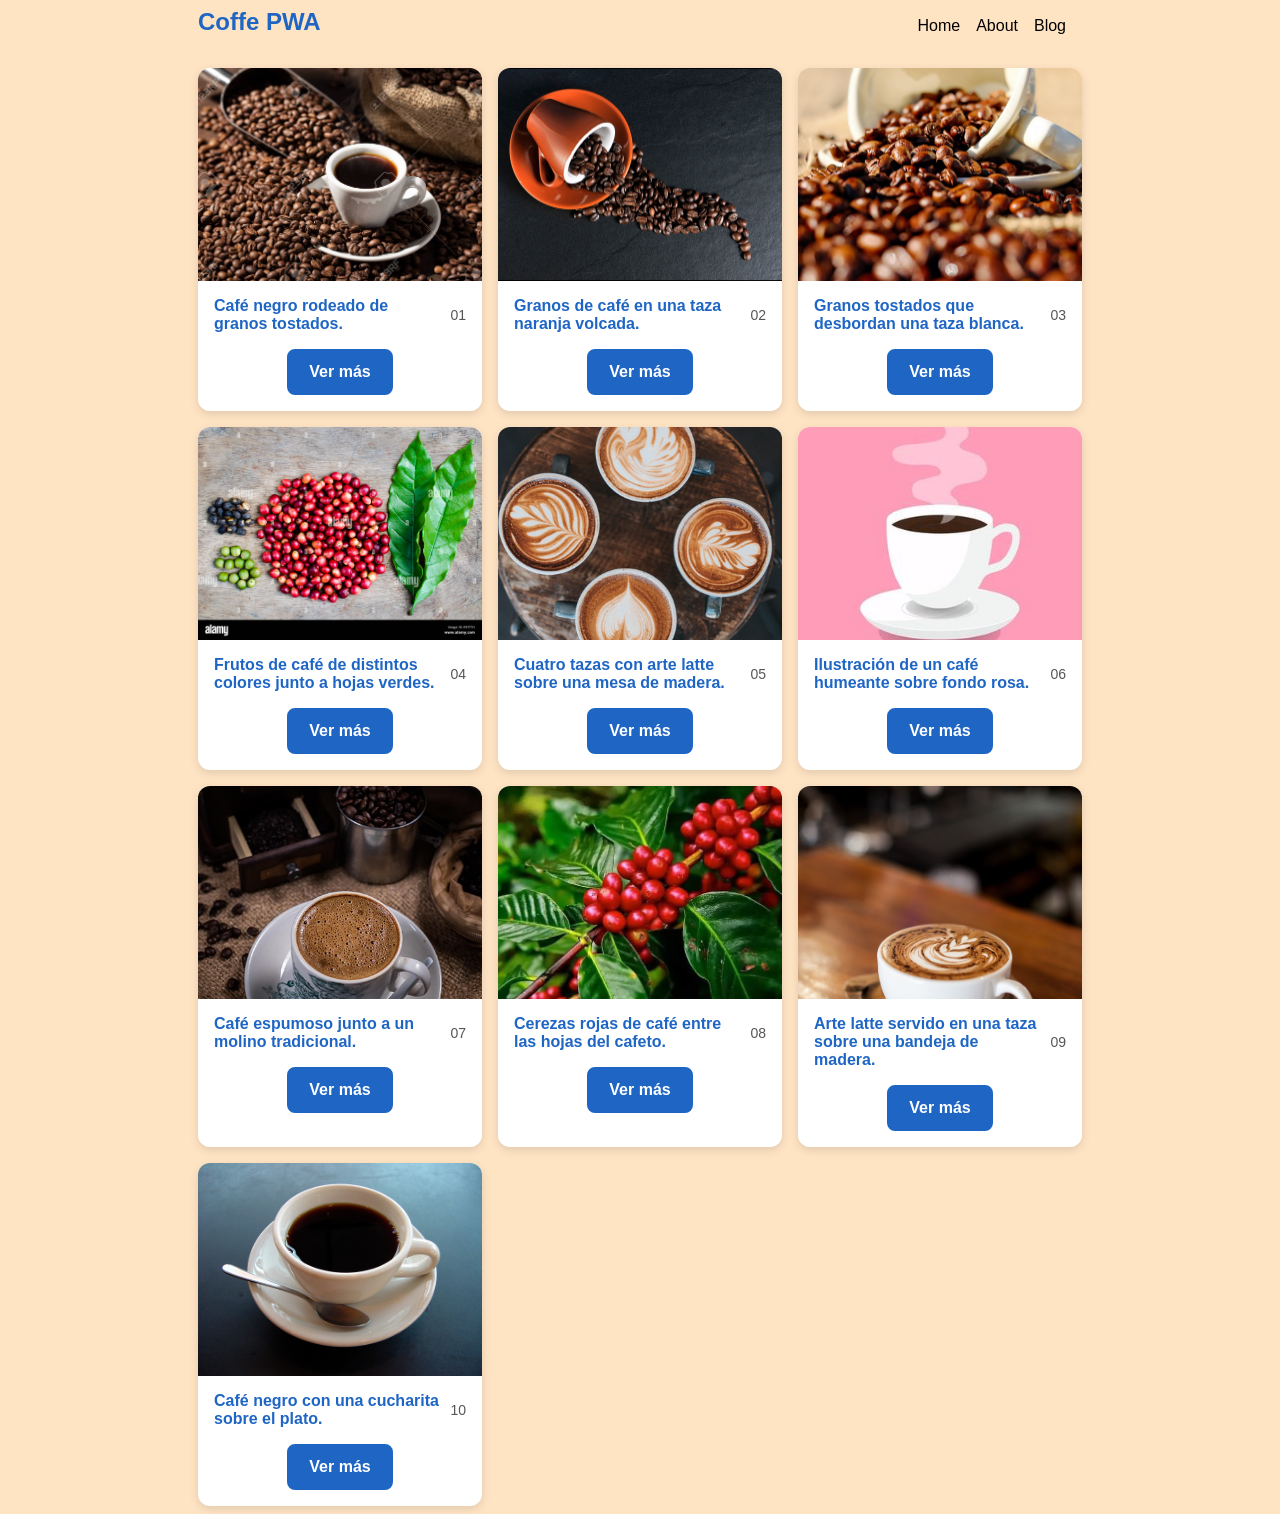
<file: index.html>
<!DOCTYPE html>
<html lang="en">
<head>
    <meta charset="UTF-8">
    <meta name="viewport" content="width=device-width, initial-scale=1.0">
    <link rel="stylesheet" href="css/style.css?v=3">
    <link rel="manifest" href="manifest.json">
    <link rel="icon" type="image/png" sizes="192x192" href="imagenes/icons/icon-192x192.png?v=5">
    <link rel="apple-touch-icon" sizes="192x192" href="imagenes/icons/icon-192x192.png?v=5">
    <meta name="apple-mobile-web-app-status-bar" content="#db4938">
    <meta name="theme-color" content="#db4938">
    <title>PWA</title>
</head>
<body>
    <main>
        <nav>
            <h1>Coffe PWA</h1>
            <ul>
                <li>Home</li>
                <li>About</li>
                <li>Blog</li>
            </ul>
        </nav>

        <div class="container" id="galeria" role="region" aria-label="Galería de café" lang="es"></div>
    </main>

    <script src="js/app.js?v=5"></script>
    
</body>
</html>
</file>
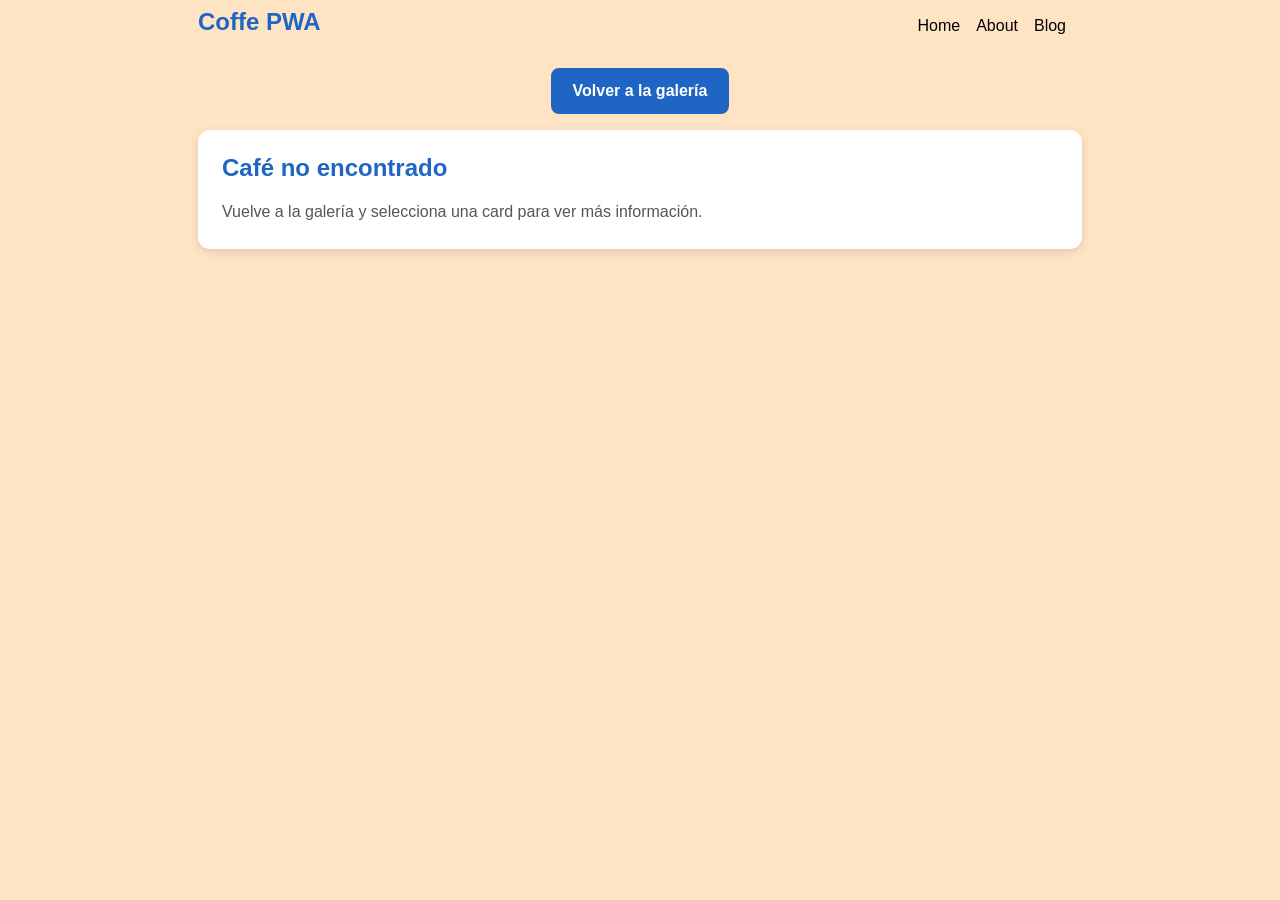
<file: detalle.html>
<!DOCTYPE html>
<html lang="es">
<head>
    <meta charset="UTF-8">
    <meta name="viewport" content="width=device-width, initial-scale=1.0">
    <link rel="stylesheet" href="css/style.css?v=3">
    <link rel="manifest" href="manifest.json">
    <link rel="icon" type="image/png" sizes="192x192" href="imagenes/icons/icon-192x192.png?v=5">
    <link rel="apple-touch-icon" sizes="192x192" href="imagenes/icons/icon-192x192.png?v=5">
    <meta name="apple-mobile-web-app-status-bar" content="#db4938">
    <meta name="theme-color" content="#db4938">
    <title>Detalle del café | Coffe PWA</title>
</head>
<body>
    <main>
        <nav>
            <h1>Coffe PWA</h1>
            <ul>
                <li>Home</li>
                <li>About</li>
                <li>Blog</li>
            </ul>
        </nav>
        <a class="boton detalle__back" href="index.html">Volver a la galería</a>
        <article class="card detalle" id="detalle" aria-label="Información del café"></article>
    </main>
    <script src="js/app.js?v=5"></script>
</body>
</html>
</file>
<file: css/style.css>
﻿*{
    margin: 0;
    padding: 0;
    box-sizing: border-box;
}

body{
    background-color: bisque;
    font-family: "Nunito", sans-serif;
    font-size: 1rem;
}
main{
    max-width: 900px;
    margin: auto;
    padding: 0.5rem;
    text-align: center;
}
nav{
    display: flex;
    justify-content: space-between;
    align-items: center;
}
ul{
    list-style: none;
    display: flex;
}
li{
    margin-right: 1rem;
}
h1{
    color: #1f66c4;
    margin-bottom: 0.5rem;
}

.container{
    display: grid;
    grid-template-columns: repeat(auto-fit, minmax(min(100%, 240px), 1fr));
    gap: 1rem;
    margin-top: 1.5rem;
}

.card{
    min-width: 0;
    overflow: hidden;
    background-color: #fff;
    border-radius: 0.75rem;
    box-shadow: 0 3px 10px rgba(0, 0, 0, 0.12);
}

.card__image{
    display: block;
    width: 100%;
    aspect-ratio: 4 / 3;
    object-fit: cover;
}

.card__caption{
    display: flex;
    justify-content: space-between;
    align-items: center;
    gap: 0.5rem;
    padding: 1rem;
    text-align: left;
}

.card__title{
    color: #1f66c4;
    font-weight: 700;
}

.card__number{
    color: #555;
    font-size: 0.875rem;
}

.boton{
    display: inline-block;
    padding: 0.75rem 1.25rem;
    border: 2px solid #1f66c4;
    border-radius: 0.5rem;
    background-color: #1f66c4;
    color: #fff;
    font: inherit;
    font-weight: 700;
    text-decoration: none;
}

.boton:hover{
    background-color: #fff;
    color: #1f66c4;
}

.boton:focus-visible{
    outline: 3px solid #1f66c4;
    outline-offset: 3px;
}

.card__button{
    margin: 0 1rem 1rem;
}

.detalle__back{
    margin-top: 1.5rem;
}

.detalle{
    margin-top: 1rem;
    text-align: left;
}

.detalle__image{
    display: block;
    width: 100%;
    max-height: 420px;
    object-fit: contain;
}

.detalle__content{
    padding: 1.5rem;
}

.detalle__title{
    color: #1f66c4;
    margin-bottom: 1rem;
}

.detalle__content p{
    color: #555;
    line-height: 1.7;
}

.detalle__content p + p{
    margin-top: 1rem;
}
</file>
